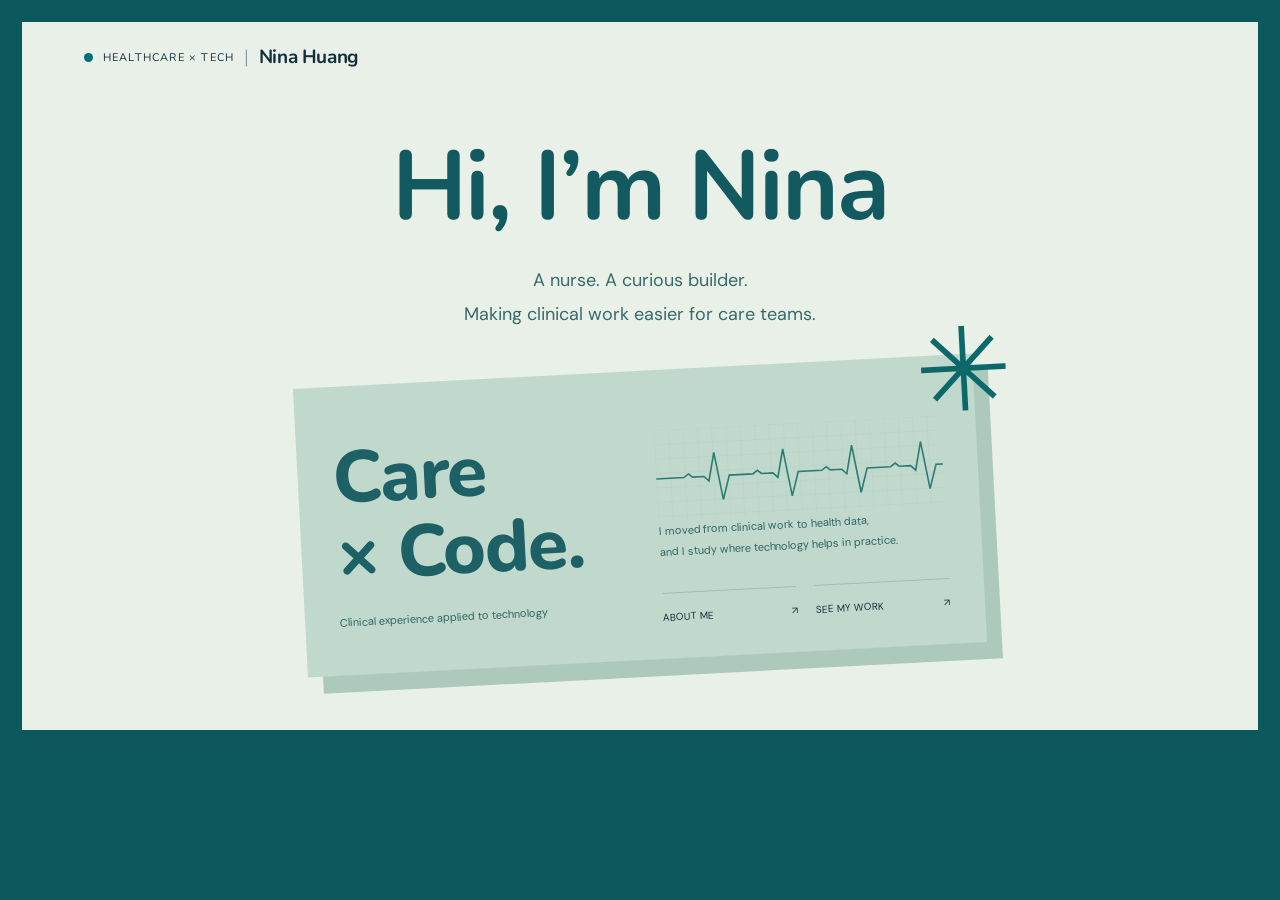
<file: index.html>
<!doctype html>
<html lang="en">
<head>
  <meta charset="UTF-8">
  <meta name="viewport" content="width=device-width,initial-scale=1">
  <meta name="description" content="Portfolio of Nina Huang: clinical nursing, medical AI services, and health data research, with a focus on healthcare product and engineering work.">
  <title>Nina Huang | Healthcare × Tech</title>
  <link rel="stylesheet" href="style.css">
</head>
<body class="v3007">
  <div id="top">
    <header class="siteheader">
      <a class="brand" href="index.html"><span class="dot"></span><small>HEALTHCARE × TECH</small><span class="brand-sep" aria-hidden="true">|</span><span class="brand-name">Nina Huang</span></a>
    </header>
    <main>
      <section class="human-hero">
        <h1>Hi, I’m Nina</h1>
        <p class="subhead">A nurse. A curious builder.<br>Making clinical work easier for care teams.</p>
        <div class="human-board">
          <div>
            <div class="hb-name">Care<br>× Code.
            </div>
            <p>Clinical experience applied to technology</p>
          </div>
          <div><span class="star" aria-hidden="true">✳</span>
            <svg class="signal" viewBox="0 0 600 190" aria-hidden="true"><defs><pattern id="g" width="30" height="30" patternUnits="userSpaceOnUse"><path class="grid" d="M30 0H0V30"></path></pattern></defs><rect width="600" height="190" fill="url(#g)"></rect><path d="M0 102H58l10-7 8 7h24l10 10 13-59 15 99 15-50h49l10-7 8 7h24l10 10 13-59 15 99 15-50h49l10-7 8 7h24l10 10 13-59 15 99 15-50h49l10-7 8 7h24l10 10 13-59 15 99 15-50h34"></path></svg>
            <p>I moved from clinical work to health data,<br>and I study where technology helps in practice.</p>
            <div class="board-links">
              <a class="textlink" href="about.html">ABOUT ME <span>↗</span></a>
              <a class="textlink" href="work.html">SEE MY WORK <span>↗</span></a>
            </div>
          </div>
        </div>
      </section>
    </main>
  </div>

  <script src="app.js"></script>
</body>
</html>
</file>
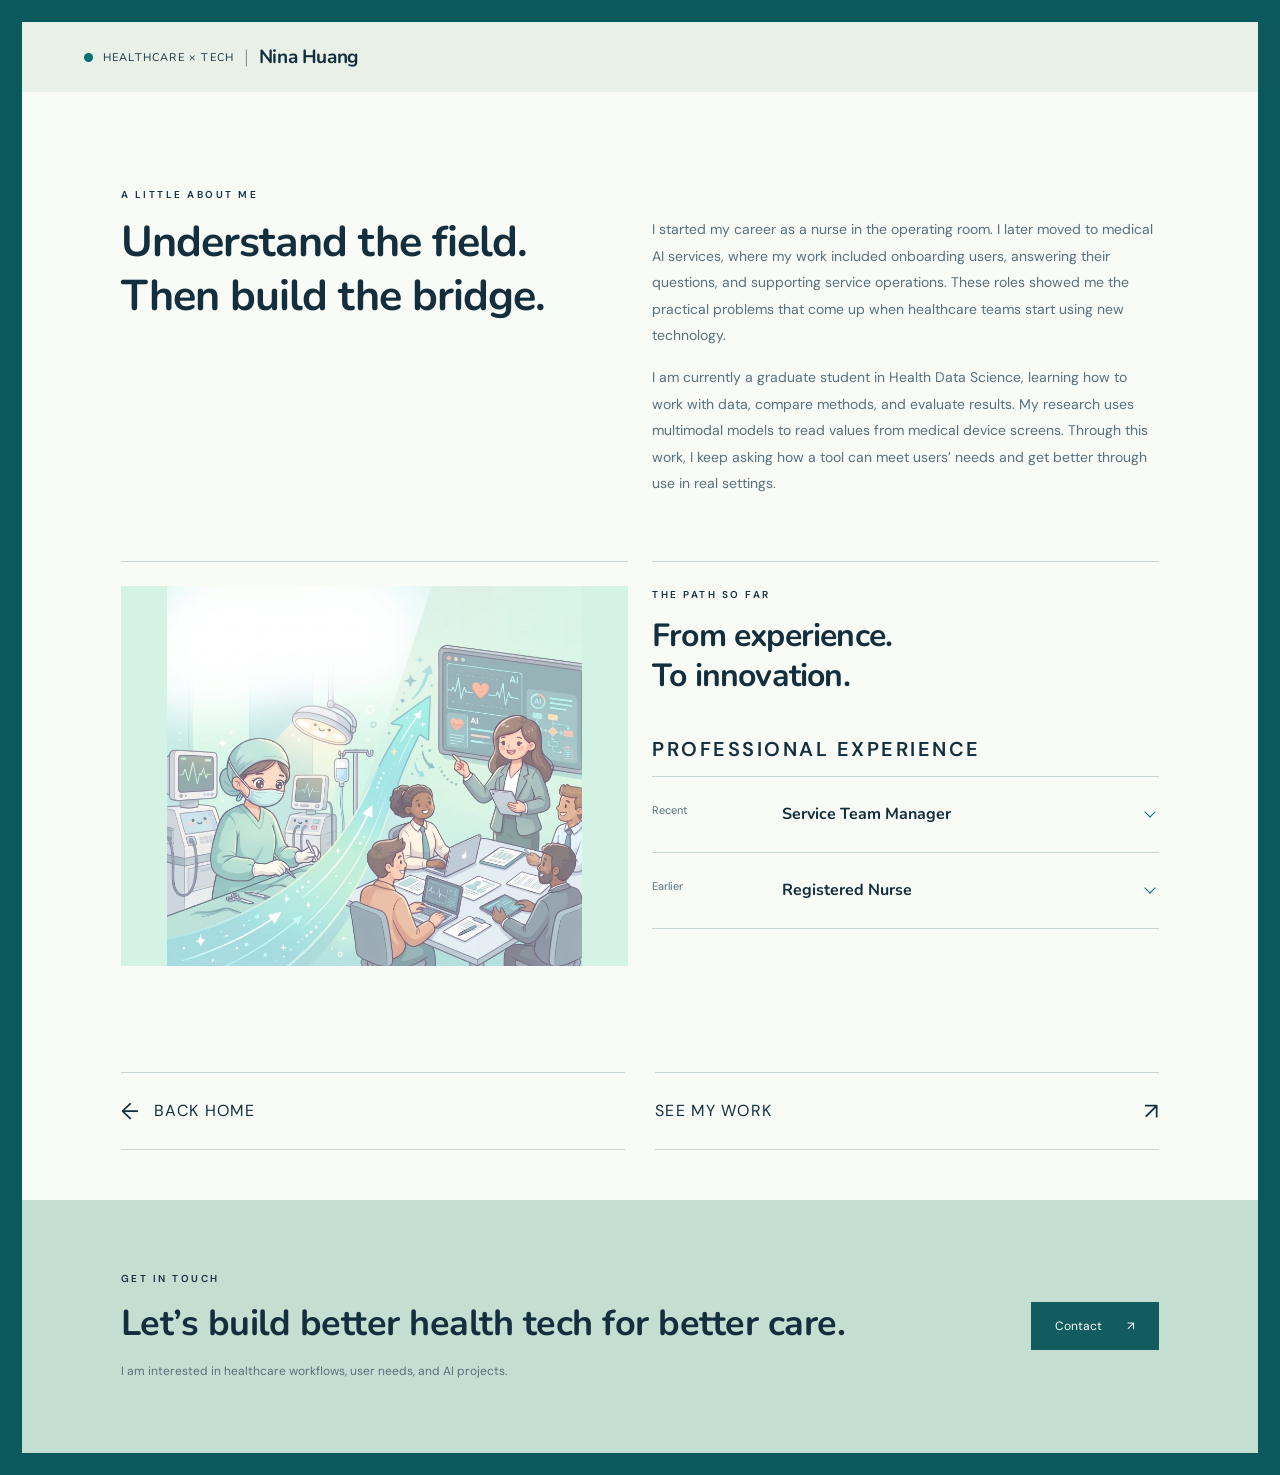
<file: about.html>
<!doctype html>
<html lang="en">
<head>
  <meta charset="UTF-8">
  <meta name="viewport" content="width=device-width,initial-scale=1">
  <meta name="description" content="Portfolio of Nina Huang: clinical nursing, medical AI services, and health data research, with a focus on healthcare product and engineering work.">
  <title>About Me | Healthcare × Tech</title>
  <link rel="stylesheet" href="style.css">
</head>
<body class="v3007">
  <div id="top">
    <header class="siteheader">
      <a class="brand" href="index.html"><span class="dot"></span><small>HEALTHCARE × TECH</small><span class="brand-sep" aria-hidden="true">|</span><span class="brand-name">Nina Huang</span></a>
    </header>
    <main>
      <!-- Same two-column grid as the Projects page: heading | story, then illustration | experience -->
      <section class="section about-section" id="about">
        <div class="about-grid">
          <div class="about-head">
            <div class="eyebrow">A little about me</div>
            <h1>Understand the field.<br>Then build the bridge.</h1>
          </div>
          <div class="story-text">
            <p>I started my career as a nurse in the operating room. I later moved to medical AI services, where my work included onboarding users, answering their questions, and supporting service operations. These roles showed me the practical problems that come up when healthcare teams start using new technology.</p>
            <p>I am currently a graduate student in Health Data Science, learning how to work with data, compare methods, and evaluate results. My research uses multimodal models to read values from medical device screens. Through this work, I keep asking how a tool can meet users’ needs and get better through use in real settings.</p>
          </div>
          <figure class="about-visual">
            <div class="about-frame">
              <img src="assets/about-care-to-technology-soft.jpg" width="1600" height="1464" alt="Illustration of clinical nursing, medical AI, and teamwork." loading="lazy" decoding="async">
            </div>
          </figure>
          <div class="about-experience" id="experience">
            <div class="eyebrow">The path so far</div>
            <h2>From experience.<br>To innovation.</h2>
            <div class="eyebrow about-subhead">Professional experience</div>
            <div class="timeline">
              <details class="career-event">
                <summary><span class="career-period">Recent</span><h3>Service Team Manager</h3><span class="career-chevron" aria-hidden="true"></span></summary>
                <div class="career-description">
                  <p>Medical AI services (AI-ECG), cross-team coordination, onboarding, and process documents.</p>
                </div>
              </details>
              <details class="career-event">
                <summary><span class="career-period">Earlier</span><h3>Registered Nurse</h3><span class="career-chevron" aria-hidden="true"></span></summary>
                <div class="career-description">
                  <p>Operating room nursing (scrub nurse), clinical workflows, patient care, and surgical team communication.</p>
                </div>
              </details>
            </div>
          </div>
        </div>
      </section>
      <nav class="page-crosslink" aria-label="Page navigation">
        <a class="back-home" href="index.html"><span class="crosslink-arrow" aria-hidden="true">←</span><span>BACK HOME</span></a>
        <a href="work.html"><span>SEE MY WORK</span><span class="crosslink-arrow" aria-hidden="true">↗</span></a>
      </nav>
      <section class="contact" id="contact">
        <div>
          <div class="eyebrow">Get in touch</div>
          <h2>Let’s build better health tech for better care.</h2>
          <p>I am interested in healthcare workflows, user needs, and AI projects.</p>
        </div>
        <div>
          <a class="btn" href="#contact" data-contact aria-label="Email Nina">Contact <span>↗</span></a>
        </div>
      </section>
    </main>
  </div>

  <script src="app.js"></script>
</body>
</html>
</file>
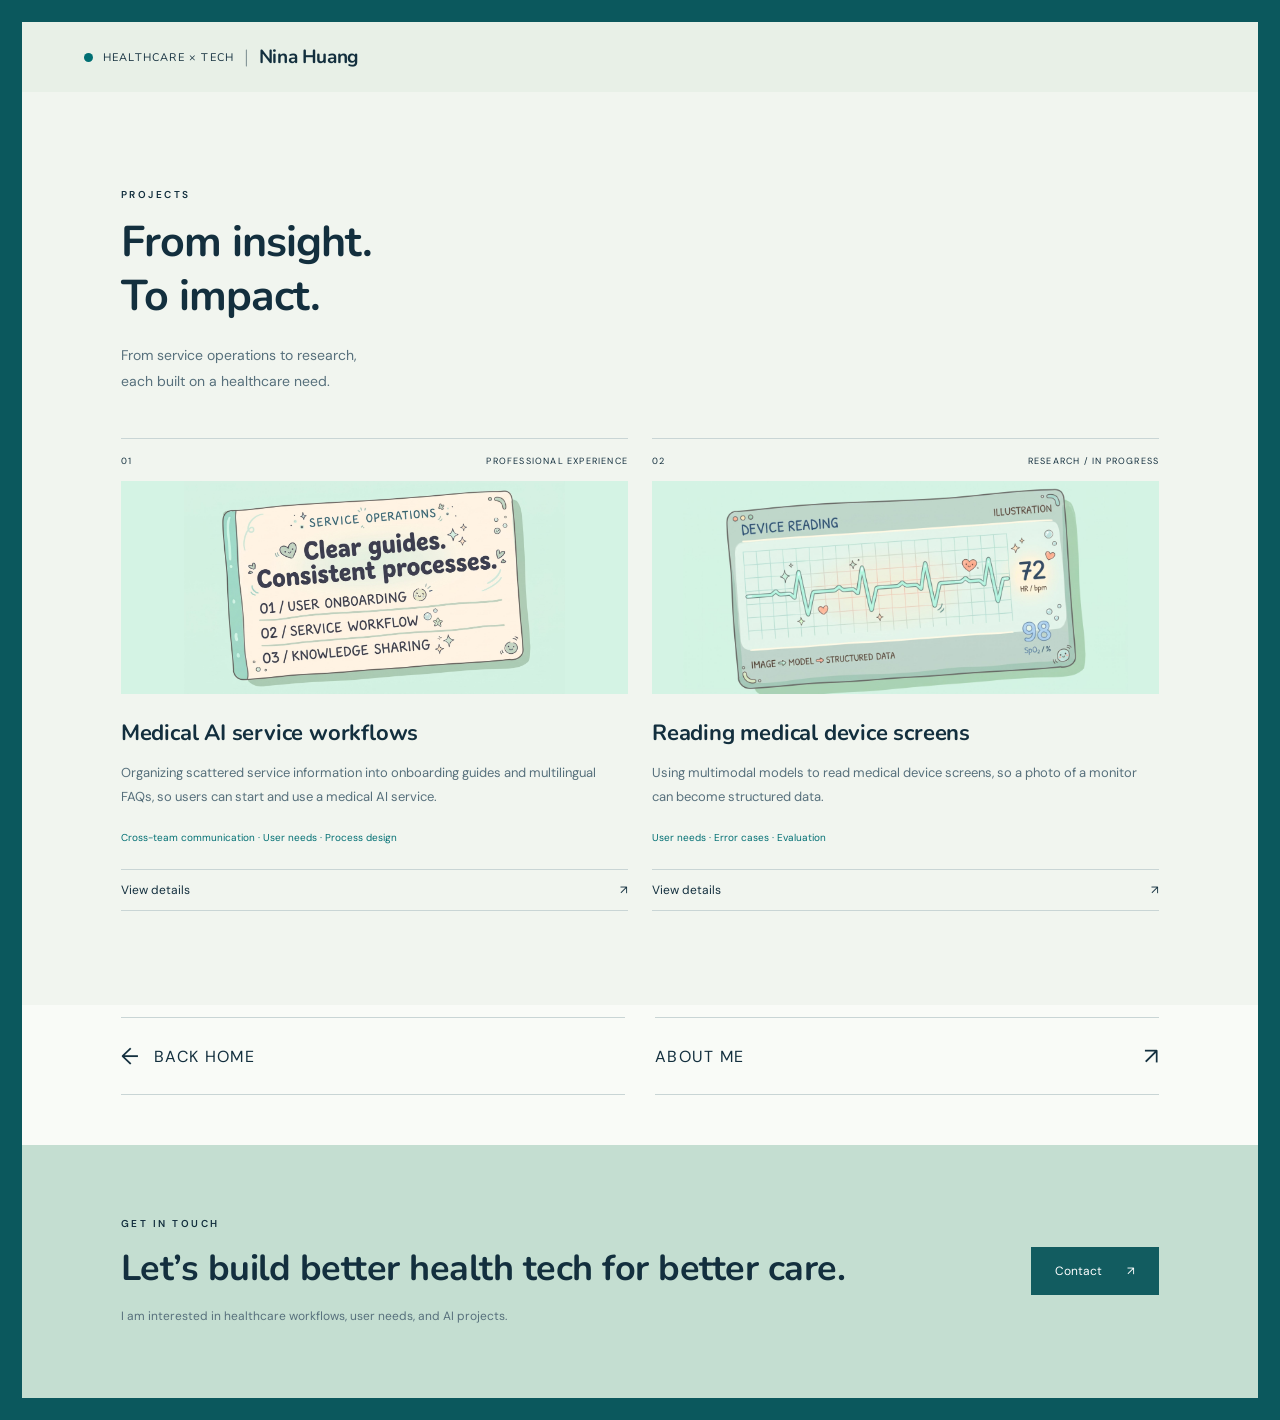
<file: work.html>
<!doctype html>
<html lang="en">
<head>
  <meta charset="UTF-8">
  <meta name="viewport" content="width=device-width,initial-scale=1">
  <meta name="description" content="Portfolio of Nina Huang: clinical nursing, medical AI services, and health data research, with a focus on healthcare product and engineering work.">
  <title>Projects | Healthcare × Tech</title>
  <link rel="stylesheet" href="style.css">
</head>
<body class="v3007">
  <div id="top">
    <header class="siteheader">
      <a class="brand" href="index.html"><span class="dot"></span><small>HEALTHCARE × TECH</small><span class="brand-sep" aria-hidden="true">|</span><span class="brand-name">Nina Huang</span></a>
    </header>
    <main>
      <section class="section projects-section" id="projects">
        <div class="sectionhead">
          <div>
            <div class="eyebrow">Projects</div>
            <h1>From insight.<br>To impact.</h1>
          </div>
          <p>From service operations to research,<br>each built on a healthcare need.</p>
        </div>
        <div class="projects projects-two">
          <article class="project">
            <div class="meta"><span>01</span><span>PROFESSIONAL EXPERIENCE</span>
            </div>
            <div class="visual">
              <img class="project-art" src="assets/project-service-operations.jpg" width="2576" height="1438" alt="Illustration of a service operations guide listing user onboarding, service workflow, and knowledge sharing." loading="lazy" decoding="async">
            </div>
            <h3>Medical AI service workflows</h3>
            <p>Organizing scattered service information into onboarding guides and multilingual FAQs, so users can start and use a medical AI service.</p>
            <p class="focus" style="font-size:10px;color:var(--teal);margin-top:18px">Cross-team communication · User needs · Process design</p><button class="read" type="button" data-dialog="project-1">View details <span>↗</span></button>
          </article>
          <article class="project">
            <div class="meta"><span>02</span><span>RESEARCH / IN PROGRESS</span>
            </div>
            <div class="visual">
              <img class="project-art" src="assets/project-device-reading.jpg" width="2576" height="1232" alt="Illustration of a device screen showing a heart-rate trace, HR 72 and SpO₂ 98, with the steps image, model, structured data." loading="lazy" decoding="async">
            </div>
            <h3>Reading medical device screens</h3>
            <p>Using multimodal models to read medical device screens, so a photo of a monitor can become structured data.</p>
            <p class="focus" style="font-size:10px;color:var(--teal);margin-top:18px">User needs · Error cases · Evaluation</p><button class="read" type="button" data-dialog="project-2">View details <span>↗</span></button>
          </article>
        </div>
      </section>
      <nav class="page-crosslink" aria-label="Page navigation">
        <a class="back-home" href="index.html"><span class="crosslink-arrow" aria-hidden="true">←</span><span>BACK HOME</span></a>
        <a href="about.html"><span>ABOUT ME</span><span class="crosslink-arrow" aria-hidden="true">↗</span></a>
      </nav>
      <section class="contact" id="contact">
        <div>
          <div class="eyebrow">Get in touch</div>
          <h2>Let’s build better health tech for better care.</h2>
          <p>I am interested in healthcare workflows, user needs, and AI projects.</p>
        </div>
        <div>
          <a class="btn" href="#contact" data-contact aria-label="Email Nina">Contact <span>↗</span></a>
        </div>
      </section>
    </main>
  </div>
  <!-- Project 1 details -->
  <dialog id="project-1" aria-labelledby="project-1-title"><button class="close" type="button" aria-label="Close dialog">×</button>
    <div class="dialog-body">
      <div class="eyebrow">PROFESSIONAL EXPERIENCE</div>
      <h2 id="project-1-title">Medical AI service workflows</h2>
      <p style="margin-top:16px">Clinics in several countries were starting to use an AI-ECG service. Service information was scattered, which made onboarding and support harder.</p>
      <h3>My approach</h3>
      <p>As Service Team Manager, I organized onboarding steps into guides, wrote multilingual FAQs, and revised the team’s workflows and guidelines. I also passed user feedback to the product team, which led to features such as real-time alerts and downloadable reports.</p>
      <h3>Outputs</h3>
      <p>Quick Start guides, multilingual FAQs, a Service Playbook, and training for new team members. Communication within the team and with customers became more efficient.</p>
    </div>
  </dialog>
  <!-- Project 2 details -->
  <dialog id="project-2" aria-labelledby="project-2-title"><button class="close" type="button" aria-label="Close dialog">×</button>
    <div class="dialog-body">
      <div class="eyebrow">RESEARCH / IN PROGRESS</div>
      <h2 id="project-2-title">Reading medical device screens</h2>
      <p style="margin-top:16px">Medical device screens show many values at once, which makes them hard to record by hand. The text is small, units vary, and layouts differ across devices, so a model has to identify the device and match each value to the right field.</p>
      <h3>My approach</h3>
      <p>I am comparing local multimodal models, which can run without sending patient images off-site. Next, I plan to fine-tune the best candidate with LoRA and design an evaluation for each step.</p>
      <h3>Outputs</h3>
      <p>Planned: an evaluation of device identification, value extraction, and structured data output.</p>
    </div>
  </dialog>
  <script src="app.js"></script>
</body>
</html>
</file>
<file: style.css>
@import url('https://fonts.googleapis.com/css2?family=DM+Sans:wght@400;500;600;700&family=Manrope:wght@400;500;600;700;800&family=Noto+Sans+TC:wght@400;500;600;700&family=Nunito:wght@600;700;800&display=swap');
:root{--ink:#132f3e;--muted:#57707c;--teal:#006f73;--mint:#dcece6;--paper:#f6f8f5;--line:#c9d5d5;--serif:Georgia,'Times New Roman',serif;--sans:'DM Sans','Noto Sans TC',sans-serif}*{box-sizing:border-box}html{scroll-behavior:smooth;scroll-padding-top:24px}body{margin:0;color:var(--ink);font-family:var(--sans);background:var(--paper)}a{color:inherit;text-decoration:none}button{font:inherit;cursor:pointer;color:inherit}button,a{-webkit-tap-highlight-color:transparent}button:focus-visible,a:focus-visible,summary:focus-visible{outline:3px solid #df9853;outline-offset:5px}button{border:0}h1,h2,h3,p{margin:0}p{line-height:1.9}h1,h2,h3{font-family:'Manrope','Noto Sans TC',sans-serif}svg{display:block;width:100%;height:auto}.siteheader{display:flex;align-items:center;justify-content:space-between;padding:29px 6%;gap:25px}.brand{font-size:19px;font-weight:700;letter-spacing:-.4px}.brand small{font-size:11px;font-weight:400;letter-spacing:1.2px;display:block;margin-top:5px}.siteheader nav{display:flex;gap:29px;font-size:12px}.siteheader nav a:hover{color:var(--teal)}.dot{display:inline-block;width:9px;height:9px;border-radius:50%;background:var(--teal);margin-right:10px}.eyebrow{font-size:10px;letter-spacing:2.5px;text-transform:uppercase;font-weight:600;line-height:1.7}.section{padding:94px 8%;max-width:1550px;margin:auto}.sectionhead{display:flex;justify-content:space-between;align-items:end;gap:30px;margin-bottom:43px}.sectionhead h2{font-size:40px;font-weight:600;letter-spacing:-1.6px;line-height:1.25;margin-top:13px}.sectionhead>p{max-width:390px;color:var(--muted);font-size:13px}.lead{font-size:16px;color:var(--muted);max-width:610px}.btn{display:inline-flex;align-items:center;justify-content:center;gap:25px;padding:15px 23px;background:var(--ink);color:#fff;font-size:12px;border:1px solid var(--ink);transition:.2s}.btn:hover{background:var(--teal);border-color:var(--teal);transform:translateY(-2px)}.btn.secondary{background:transparent;color:var(--ink);border-color:#8a9ca4}.btn.secondary:hover{background:#deebe5}.actions{display:flex;flex-wrap:wrap;gap:10px;margin-top:27px}.tag{font-size:10px;border:1px solid #aebfbd;padding:6px 9px;display:inline-block;margin:0 4px 7px 0}.tagline{color:var(--muted);font-size:11px;letter-spacing:.6px}.signal{overflow:hidden}.signal path{fill:none;stroke:currentColor;stroke-width:1.6;vector-effect:non-scaling-stroke}.signal .grid{stroke:currentColor;opacity:.1;stroke-width:.6}.projects{display:grid;grid-template-columns:repeat(3,1fr);gap:24px}.project{border-top:1px solid var(--line);padding-top:16px;display:flex;flex-direction:column}.project .visual{height:213px;background:#dce8e3;margin:14px 0 24px;position:relative;display:flex;align-items:center;justify-content:center;overflow:hidden}.project .meta{display:flex;justify-content:space-between;font-size:9px;letter-spacing:1.2px}.project h3{font-size:22px;font-weight:600;letter-spacing:-.5px;margin-bottom:13px}.project p{font-size:13px;color:var(--muted)}.project button.read{margin-top:22px;padding:12px 0;border-top:1px solid var(--line);border-bottom:1px solid var(--line);background:none;display:flex;justify-content:space-between;font-size:12px;text-align:left}.project button.read:hover{color:var(--teal)}.experience{display:grid;grid-template-columns:1fr 1fr;gap:80px}.timeline{margin-top:24px}.event{display:grid;grid-template-columns:110px 1fr;gap:20px;padding:24px 0;border-top:1px solid var(--line)}.event time{font-size:11px;color:var(--muted);line-height:1.7}.event h3{font-size:16px;margin-bottom:8px}.event p{font-size:12px;color:var(--muted)}.skillgroup{margin-top:24px;display:grid;grid-template-columns:repeat(3,1fr);gap:20px}.skillgroup h3{font-size:14px;margin-bottom:12px}.skillgroup p{font-size:12px;color:var(--muted)}.contact{background:var(--ink);color:#fff;padding:70px 8%;display:flex;justify-content:space-between;align-items:center;gap:30px}.contact h2{font-size:36px;font-weight:500;letter-spacing:-1px;margin:12px 0}.contact p{font-size:12px;color:#bacccd}.contact .btn{background:#c8e1d5;color:#123d42;border-color:#c8e1d5}.contact-note{margin-top:13px!important;font-size:10px!important;opacity:.75}.footer{padding:25px 6%;display:flex;justify-content:space-between;font-size:9px;letter-spacing:1px;color:var(--muted)}dialog{border:0;padding:54px;background:#f7faf7;color:var(--ink);width:min(700px,90vw);max-height:86vh;box-shadow:0 20px 100px #031f3640}dialog::backdrop{background:#092938b3;backdrop-filter:blur(5px)}dialog h2{font-size:31px;margin:15px 0 20px}dialog h3{font-size:13px;margin:24px 0 8px}dialog p,dialog li{font-size:13px;line-height:1.9;color:var(--muted)}dialog ul{padding-left:20px}dialog a{text-decoration:underline}.close{position:absolute;right:20px;top:12px;font-size:30px;background:none}.textlink{display:flex;justify-content:space-between;font-size:11px;border-top:1px solid #a5bab4;padding-top:17px;margin-top:30px}

.v3007{background:#0b585d;padding:22px}.v3007 .siteheader{background:#e8f0e7;padding:22px 5%}.human-hero{background:#e8f0e7;text-align:center;padding:42px 7% 70px;position:relative;overflow:hidden}.human-hero h1{font-size:clamp(55px,7.6vw,108px);font-weight:400;letter-spacing:-5px;line-height:1.1;color:#125a60}.human-hero .subhead{font-size:18px;color:#386a6c;line-height:1.9;max-width:550px;margin:22px auto 35px}.human-board{width:min(680px,90%);margin:40px auto 0;background:#c1d8cc;transform:rotate(-3deg);padding:35px;position:relative;box-shadow:15px 17px 0 #adc9bc;display:grid;grid-template-columns:1fr 1fr;text-align:left;min-height:245px;gap:35px}.human-board .hb-name{font:73px var(--serif);letter-spacing:-4px;color:#1d6065;margin:19px 0}.human-board p{font-size:11px;color:#2e6566}.human-board .signal{margin-top:25px;color:#2a7c73}.human-board .star{position:absolute;right:-39px;top:-40px;font-size:116px;line-height:1;color:#0c6969;font-weight:300}.v3007 main>.section{background:#f9fbf7;max-width:none;padding-left:8%;padding-right:8%}.v3007 .sectionhead h2{font-size:43px;font-weight:400}.v3007 .story-section{display:grid;grid-template-columns:1fr 1.1fr;gap:80px;background:#d8e8df}.story-section h2{font-size:48px;font-weight:400;line-height:1.25;letter-spacing:-2px;margin-top:20px}.story-section .story-text{font-size:14px;color:var(--muted);align-self:center}.v3007 .projects-section{background:#f1f5ef!important}.v3007 .contact{background:#c4ded1;color:var(--ink);padding:70px 8%}.v3007 .contact p{color:var(--muted)}.v3007 .contact .btn{background:#125c60;border-color:#125c60;color:#fff}.v3007 .footer{color:#c7ded4;padding:27px 0 5px}.v3007 .project .visual{background:#d9e6db}
@media(min-width:1550px){.siteheader{padding-left:8%;padding-right:8%}}
@media(max-width:1050px){.projects{gap:18px}.section{padding:70px 6%}.experience{gap:40px}.project h3{font-size:19px}}
@media(max-width:720px){html{scroll-padding-top:24px}.siteheader{padding:22px 6%;align-items:center;gap:12px}.brand{font-size:16px}.brand small{font-size:8px}.siteheader nav{gap:14px;font-size:10px}.siteheader nav a:nth-child(2){display:none}.section{padding:55px 6%}.sectionhead{display:block;margin-bottom:28px}.sectionhead h2{font-size:32px!important}.sectionhead>p{margin-top:19px;font-size:12px}.projects{grid-template-columns:1fr;gap:34px}.project .visual{height:235px!important}.project h3{font-size:23px}.project p{font-size:13px}.experience{grid-template-columns:1fr;gap:42px}.event{grid-template-columns:83px 1fr;gap:13px}.skillgroup{grid-template-columns:1fr;gap:25px}.contact{display:block;padding:47px 6%}.contact h2{font-size:29px}.contact .btn{margin-top:23px}.footer{gap:14px;flex-direction:column;font-size:8px}.v3007{padding:10px}.v3007 .siteheader{padding:18px 5%}.human-hero{padding:35px 5% 65px}.human-hero h1{font-size:54px;letter-spacing:-3px}.human-hero .subhead{font-size:14px;max-width:290px}.human-board{padding:22px;gap:14px;width:93%;min-height:200px}.human-board .hb-name{font-size:46px;letter-spacing:-2px}.human-board .eyebrow{font-size:7px}.human-board p{font-size:9px}.human-board .star{font-size:80px;right:-13px;top:-30px}.v3007 .story-section{grid-template-columns:1fr;gap:24px}.story-section h2{font-size:39px}.v3007 .footer{padding:24px 4% 14px}dialog{padding:40px 25px}dialog h2{font-size:26px}}
@media(prefers-reduced-motion:reduce){*{scroll-behavior:auto!important;transition:none!important}}
@media print{.siteheader nav,.actions,.contact,.footer,dialog,.read{display:none!important}.siteheader{padding:15px}.section{padding:25px!important;break-inside:avoid}.projects{display:block}.project{margin-bottom:15px;break-inside:avoid}.project .visual{display:none!important}.experience{gap:20px}body{background:white!important;color:#000}.human-hero{padding:30px}.human-board{display:none}}

.experience.career-only{display:block;max-width:850px}
.career-event{border-top:1px solid var(--line)}
.career-event:last-child{border-bottom:1px solid var(--line)}
.career-event summary{display:grid;grid-template-columns:110px 1fr 16px;align-items:start;gap:20px;padding:24px 0;list-style:none;cursor:pointer}
.career-event summary::-webkit-details-marker{display:none}
.career-event summary:hover h3{color:var(--teal)}
.career-event time,.career-event .career-period{font-size:11px;color:var(--muted);line-height:1.7}
.career-event h3{font-size:16px;line-height:1.7}
.career-chevron{width:8px;height:8px;border-right:1.5px solid var(--teal);border-bottom:1.5px solid var(--teal);transform:rotate(45deg);margin:7px 3px 0;transition:transform .2s}
.career-event[open] .career-chevron{transform:rotate(225deg);margin-top:11px}
.career-description{padding:0 36px 24px 130px}
.career-description p{font-size:12px;color:var(--muted)}
@media(max-width:720px){.career-event summary{grid-template-columns:83px 1fr 12px;gap:13px}.career-description{padding-left:96px;padding-right:25px}}
@media print{.career-description{display:block!important}.career-chevron{display:none}.career-event{break-inside:avoid}}

.board-links{display:grid;grid-template-columns:1fr 1fr;gap:18px;margin-top:30px}.board-links .textlink{margin-top:0;font-size:10px;gap:12px;white-space:nowrap}
@media(max-width:720px){.board-links{grid-template-columns:1fr;gap:17px;margin-top:24px}.board-links .textlink{font-size:10px}}

.subpage-back{background:#e8f0e7;padding:18px 8% 24px;font-size:11px;letter-spacing:1.5px}.subpage-back a{display:inline-block;padding:8px 0}.subpage-back a:hover{color:var(--teal)}
.v3007 .story-section h1{font-size:48px;font-weight:400;line-height:1.25;letter-spacing:-2px;margin-top:20px}
.v3007 .sectionhead h1{font-size:43px;font-weight:400;letter-spacing:-1.6px;line-height:1.25;margin-top:13px}
@media(max-width:720px){.v3007 .story-section h1{font-size:39px}.v3007 .sectionhead h1{font-size:32px}.subpage-back{padding:8px 8% 18px}}

.projects.projects-two{grid-template-columns:repeat(2,minmax(0,1fr))}
@media(max-width:720px){.projects.projects-two{grid-template-columns:1fr}}

.page-crosslink{display:grid;grid-template-columns:minmax(0,1fr) minmax(0,1fr);gap:30px;background:#f9fbf7;padding:12px 8% 50px}
.page-crosslink a{display:flex;align-items:center;justify-content:space-between;gap:24px;padding:23px 0;border-top:1px solid var(--line);border-bottom:1px solid var(--line);font-size:16px;letter-spacing:1.3px;transition:color .2s}
.page-crosslink a:hover{color:var(--teal)}
.page-crosslink .crosslink-arrow{font-size:23px}.page-crosslink a.back-home{justify-content:flex-start;gap:14px}
@media(max-width:720px){.page-crosslink{padding:8px 8% 34px;gap:16px}.page-crosslink a{padding:19px 0;font-size:12px;letter-spacing:.6px;gap:10px}.page-crosslink a.back-home{gap:10px}.page-crosslink .crosslink-arrow{font-size:20px}}

.about-illustration{margin:0;background:#f9fbf7;padding:0 8% 35px}
.about-illustration img{display:block;width:100%;max-width:740px;height:auto;margin:0 auto}
@media(max-width:720px){.about-illustration{padding:0 8% 15px}}


.v3007 h1,.v3007 h2,.v3007 h3,.v3007 .brand,.v3007 .human-board .hb-name{font-family:'Nunito','Noto Sans TC',sans-serif}
.v3007 .human-hero h1{font-weight:700;letter-spacing:-2px}
.v3007 .human-board .hb-name{font-weight:800;letter-spacing:-1.5px;line-height:1.05}
.v3007 .story-section h1,.v3007 .story-section h2,.v3007 .sectionhead h1,.v3007 .sectionhead h2{font-weight:700;letter-spacing:-1px}
.v3007 .contact h2,.v3007 dialog h2{font-weight:700;letter-spacing:-.5px}
.v3007 .project h3{font-weight:700;letter-spacing:-.2px}

/* Project illustrations sit on a mint background; the frame uses the same colour so nothing is cropped. */
.project .visual:has(.project-art){background:#d4f3e4}.project-art{width:100%;height:100%;object-fit:contain;display:block}

/* Brand line: HEALTHCARE × TECH | Nina Huang, all one link back to the home page. */
.brand{display:inline-flex;align-items:center;flex-wrap:wrap;gap:4px 10px}
.brand .dot{margin-right:0}
.brand small{display:inline;margin-top:0}
.brand-sep{font-weight:300;opacity:.45}
.brand:hover .brand-name{text-decoration:underline;text-underline-offset:4px}

/* Projects header: heading and summary stacked in one block. */
.v3007 .projects-section .sectionhead{display:block}
.v3007 .projects-section .sectionhead>p{max-width:440px;font-size:14px;margin-top:18px}

/* About page: the same two-column grid as Projects (heading | story, illustration | experience). */
.about-grid{display:grid;grid-template-columns:repeat(2,minmax(0,1fr));column-gap:24px;row-gap:64px;align-items:start}
.about-head h1{font-size:43px;font-weight:700;letter-spacing:-1px;line-height:1.25;margin-top:13px}
.about-section .story-text{padding-top:30px;max-width:620px;font-size:14px;color:var(--muted)}
.about-section .story-text p+p{margin-top:15px}
.about-visual,.about-experience{border-top:1px solid var(--line);padding-top:24px}
.about-visual{margin:0}
.about-frame{height:380px;background:#d4f3e4;display:flex;align-items:center;justify-content:center;overflow:hidden}
.about-frame img{display:block;height:100%;width:auto;max-width:100%;object-fit:contain}
.about-experience h2{font-size:32px;font-weight:700;letter-spacing:-.8px;line-height:1.25;margin:13px 0 36px}
.about-subhead{font-size:20px;margin-bottom:10px}
.about-experience .timeline{margin-top:0}

@media(max-width:720px){
  .v3007 .projects-section .sectionhead{display:block}
  .about-grid{grid-template-columns:1fr;row-gap:40px}
  .about-head h1{font-size:32px}
  .about-section .story-text{padding-top:0;margin-top:-16px}
  .about-experience h2{font-size:28px}
  .about-frame{height:auto}
  .about-frame img{width:100%;height:auto}
}
</file>
